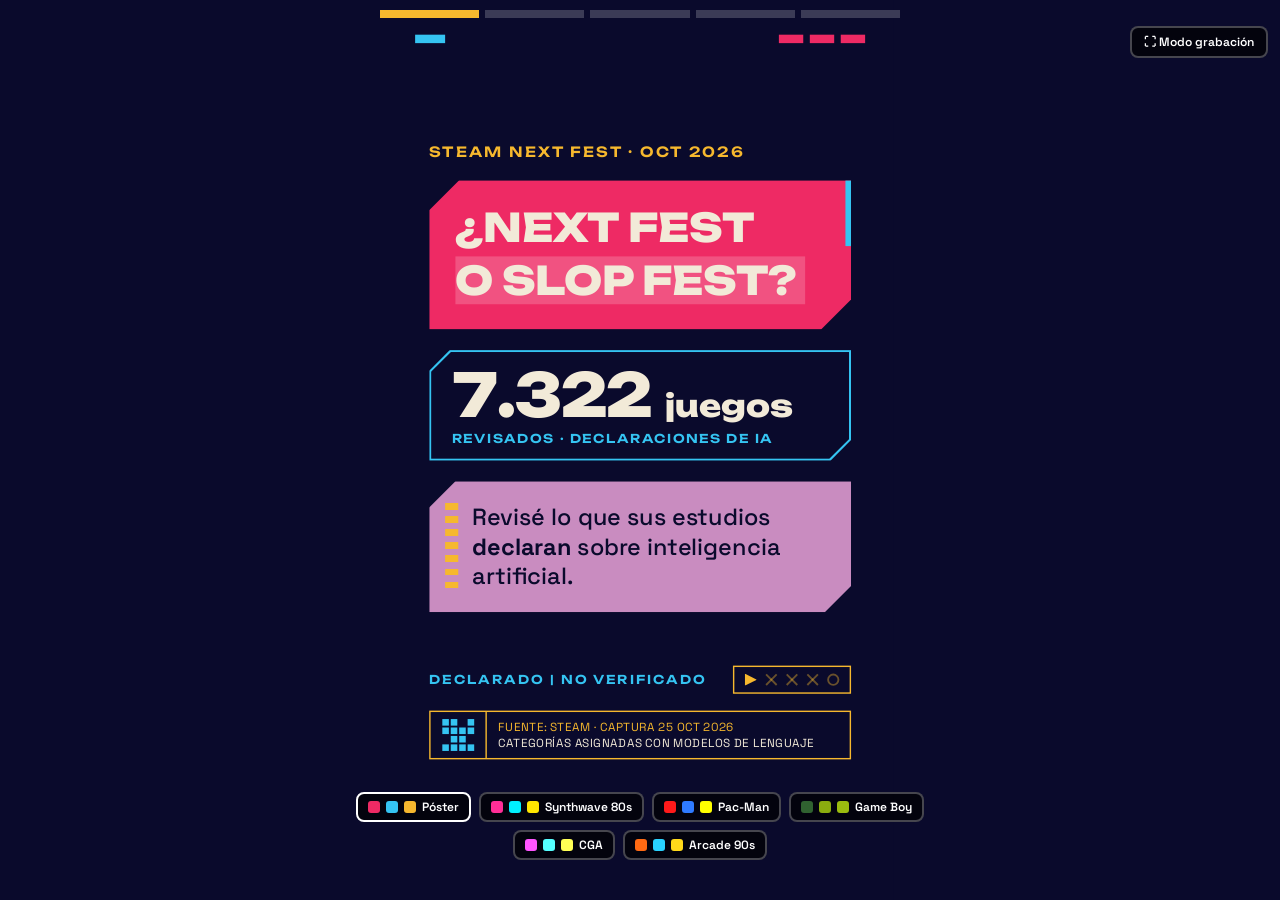
<file: docs/slides/index.html>
<!doctype html>
<html lang="es">
<head>
<meta charset="utf-8">
<meta name="viewport" content="width=device-width, initial-scale=1, viewport-fit=cover">
<meta name="apple-mobile-web-app-capable" content="yes">
<meta name="mobile-web-app-capable" content="yes">
<meta name="apple-mobile-web-app-status-bar-style" content="black-translucent">
<meta name="apple-mobile-web-app-title" content="Next Fest e IA">
<title>Next Fest e IA · diapositivas verticales</title>
<link rel="preconnect" href="https://fonts.googleapis.com">
<link rel="preconnect" href="https://fonts.gstatic.com" crossorigin>
<link href="https://fonts.googleapis.com/css2?family=Space+Grotesk:wght@500;700&family=Unbounded:wght@600;800&display=swap" rel="stylesheet">
<style>
  /* Identidad: fondo marino, panel rosa, texto crema, acentos cian/amarillo/lila, marcos HUD con esquinas cortadas. */
  :root {
    --navy: #0a0a2c; --pink: #ee2a64; --cream: #f2ead8; --cyan: #35c4f2;
    --yellow: #f6b82e; --lilac: #c98cc0; --muted: #a8a4d4; --on-pink: #f2ead8;
    --display: "Unbounded", "Arial Black", Impact, sans-serif;
    --text: "Space Grotesk", "Segoe UI", system-ui, sans-serif;
  }
  * { box-sizing: border-box; margin: 0; }
  html, body { height: 100%; }
  body { background: #04041a; color: var(--cream); font-family: var(--text); overflow: hidden; position: fixed; inset: 0;
         overscroll-behavior: none; touch-action: manipulation; -webkit-user-select: none; user-select: none; -webkit-touch-callout: none; -webkit-tap-highlight-color: transparent; }

  #stage { position: absolute; left: 50%; top: 0; width: 1080px; height: 1920px; transform-origin: top left; }
  .slide {
    position: absolute; inset: 0; background: var(--navy); overflow: hidden; visibility: hidden;
    display: flex; flex-direction: column; justify-content: center; gap: 44px;
    padding: 230px 90px 540px;
  }
  .slide.on { visibility: visible; }

  /* Esquina cortada arriba a la izquierda y abajo a la derecha, como los paneles del póster */
  .cut { --c: 52px; clip-path: polygon(var(--c) 0, 100% 0, 100% calc(100% - var(--c)), calc(100% - var(--c)) 100%, 0 100%, 0 var(--c)); }
  .frame { background: var(--cyan); padding: 4px; }
  .frame > .in { background: var(--navy); clip-path: polygon(calc(var(--c) - 1.6px) 0, 100% 0, 100% calc(100% - var(--c) + 1.6px), calc(100% - var(--c) + 1.6px) 100%, 0 100%, 0 calc(var(--c) - 1.6px)); height: 100%; }
  .pink { background: var(--pink); padding: 54px 56px; position: relative; --c: 64px; }
  .pink::after { content: ""; position: absolute; right: 0; top: 0; width: 12px; height: 44%; background: var(--cyan); }
  .lilac { background: var(--lilac); color: var(--navy); padding: 46px 52px 46px 92px; position: relative; --c: 56px; }
  .lilac::before { content: ""; position: absolute; left: 34px; top: 46px; bottom: 46px; width: 28px;
    background: repeating-linear-gradient(180deg, var(--yellow) 0 14px, transparent 14px 28px); }

  .pink .ttl, .pink .num { color: var(--on-pink); }
  .kicker { font-family: var(--display); font-weight: 600; font-size: 30px; letter-spacing: .14em; text-transform: uppercase; color: var(--yellow); }
  .ttl { font-family: var(--display); font-weight: 800; text-transform: uppercase; color: var(--cream); line-height: 1.12; letter-spacing: -.01em; }
  .ttl.xl { font-size: 84px; }
  .ttl.lg { font-size: 62px; }
  .band { display: block; width: fit-content; margin-top: 14px; padding: 4px 18px 4px 0; background: linear-gradient(90deg, #ffffff30 0 100%); }
  .label { font-family: var(--display); font-weight: 600; font-size: 30px; letter-spacing: .16em; text-transform: uppercase; color: var(--cyan); }
  .lead { font-size: 50px; line-height: 1.25; font-weight: 500; }
  .lead b { font-weight: 700; }
  .note { font-size: 30px; line-height: 1.35; color: var(--muted); }

  /* Caja con muesca para cifras, estilo "20 JULY" */
  .stat .in { padding: 26px 44px 28px; }
  .stat { --c: 44px; }
  .num { font-family: var(--display); font-weight: 800; color: var(--cream); line-height: 1; letter-spacing: -.02em; font-variant-numeric: tabular-nums; }
  .num.xxl { font-size: 250px; }
  .num.xl { font-size: 128px; }
  .num.m { font-size: 84px; }
  .num small { font-size: .5em; letter-spacing: 0; }
  .stat .label { margin-top: 14px; font-size: 26px; letter-spacing: .12em; }

  /* Barras segmentadas, como la pila de marcas amarillas del póster */
  .bar { height: 54px; display: flex; overflow: hidden; background: color-mix(in srgb, var(--cyan) 18%, transparent);
    -webkit-mask: repeating-linear-gradient(90deg, #000 0 16px, transparent 16px 22px);
            mask: repeating-linear-gradient(90deg, #000 0 16px, transparent 16px 22px); }
  .bar i { display: block; height: 100%; width: var(--w); background: var(--cyan); }
  .bar i.y { background: var(--yellow); }
  .legend { display: flex; justify-content: space-between; margin-top: 18px; font-size: 38px; color: var(--muted); }
  .legend b { color: var(--cream); font-weight: 700; }

  .rows { display: flex; flex-direction: column; gap: 32px; }
  .row .h { display: flex; justify-content: space-between; align-items: baseline; gap: 26px; }
  .row .h > span { color: var(--muted); font-size: 34px; line-height: 1.2; max-width: 560px; text-align: right; }
  .row .bar { margin-top: 16px; height: 40px; }

  .pill { display: inline-flex; gap: 10px; }
  .pill button { font-family: var(--display); font-weight: 600; font-size: 28px; letter-spacing: .06em; color: var(--cyan); background: none; border: 3px solid var(--cyan); padding: 14px 26px; cursor: pointer; text-transform: uppercase; }
  .pill button[aria-pressed="true"] { background: var(--yellow); border-color: var(--yellow); color: var(--navy); }

  /* Marco de la diapositiva: decoración, franja de datos e indicador de avance */
  .deco-tl { position: absolute; left: 60px; top: 74px; width: 64px; height: 18px; background: var(--cyan); }
  .deco-tr { position: absolute; right: 60px; top: 74px; display: flex; gap: 14px; }
  .deco-tr i { display: block; width: 52px; height: 18px; background: var(--pink); }
  .strip-a { position: absolute; left: 90px; right: 90px; bottom: 440px; display: flex; justify-content: space-between; align-items: center; }
  .strip-a .label { font-size: 26px; }
  .pager { display: flex; gap: 18px; align-items: center; border: 3px solid var(--yellow); padding: 14px 22px; }
  .pager b { display: block; width: 26px; height: 26px; position: relative; }
  .pager .on { background: var(--yellow); clip-path: polygon(0 0, 100% 50%, 0 100%); }
  .pager .off::before, .pager .off::after { content: ""; position: absolute; left: 50%; top: -3px; width: 4px; height: 32px; background: color-mix(in srgb, var(--yellow) 40%, transparent); transform: translateX(-50%) rotate(45deg); }
  .pager .off::after { transform: translateX(-50%) rotate(-45deg); }
  .pager .ring { border: 4px solid color-mix(in srgb, var(--yellow) 40%, transparent); border-radius: 50%; }
  .strip-b { position: absolute; left: 90px; right: 90px; bottom: 300px; border: 3px solid var(--yellow); display: flex; align-items: stretch; }
  .strip-b .ico { flex: 0 0 120px; border-right: 3px solid var(--yellow); display: grid; place-items: center; padding: 14px; }
  .px { display: grid; grid-template-columns: repeat(4, 1fr); gap: 4px; width: 68px; height: 68px; }
  .px i { background: var(--cyan); } .px i.z { background: transparent; }
  .strip-b .tx { padding: 14px 24px; font-size: 25px; line-height: 1.4; letter-spacing: .04em; text-transform: uppercase; color: var(--yellow); }
  .strip-b .tx span { color: var(--cream); }

  /* Animaciones: solo en modo visor (body.live). La exportación estática no las usa. */
  body.live .slide.on [data-in] { animation: rise .7s cubic-bezier(.2,.7,.2,1) both; animation-delay: calc(var(--d, 0) * 1ms); }
  body.live .slide.on .bar i { animation: grow 1.3s cubic-bezier(.2,.7,.2,1) both; animation-delay: calc(var(--d, 0) * 1ms + 250ms); transform-origin: left; }
  @keyframes rise { from { opacity: 0; transform: translateY(40px); } to { opacity: 1; transform: none; } }
  @keyframes grow { from { transform: scaleX(0); } to { transform: scaleX(1); } }
  .bar i { transition: width .6s cubic-bezier(.2,.7,.2,1); }
  @media (prefers-reduced-motion: reduce) { body.live .slide.on [data-in], body.live .slide.on .bar i { animation: none; } }
  body:not(.live) .pill { display: none; }

  #progress { position: fixed; top: 10px; left: 50%; transform: translateX(-50%); display: none; gap: 6px; width: min(92vw, 520px); z-index: 5; }
  body.live #progress { display: flex; }
  #progress button { flex: 1; height: 8px; border: 0; padding: 0; background: #ffffff33; cursor: pointer; position: relative; overflow: hidden; }
  #progress button::after { content: ""; position: absolute; inset: 0; background: var(--cyan); transform: scaleX(0); transform-origin: left; transition: transform .35s; }
  #progress button.done::after, #progress button.cur::after { transform: scaleX(1); }
  #progress button.cur::after { background: var(--yellow); }
  #palettes { position: fixed; bottom: 40px; left: 50%; transform: translateX(-50%); display: none; gap: 8px; z-index: 6; flex-wrap: wrap; justify-content: center; max-width: 96vw; }
  body.live #palettes { display: flex; }
  #palettes button { display: flex; align-items: center; gap: 6px; padding: 7px 10px; background: #000000b0; color: #fff; border: 2px solid #ffffff44; border-radius: 8px; font: 600 12px/1 var(--text); cursor: pointer; }
  #palettes button[aria-pressed="true"] { border-color: #fff; }
  #palettes i { display: block; width: 12px; height: 12px; border-radius: 3px; }
  #rec { position: fixed; top: 26px; right: 12px; display: none; z-index: 6; padding: 8px 12px; background: #000000b0; color: #fff; border: 2px solid #ffffff44; border-radius: 8px; font: 600 12px/1 var(--text); cursor: pointer; }
  body.live #rec { display: block; }
  #toast { position: fixed; left: 50%; bottom: 90px; transform: translateX(-50%); max-width: 88vw; padding: 12px 16px; background: #000000d0; color: #fff; border-radius: 10px; font: 600 14px/1.35 var(--text); text-align: center; z-index: 9; opacity: 0; pointer-events: none; transition: opacity .3s; }
  #toast.on { opacity: 1; }
  /* Modo grabación: solo se ve la presentación */
  body.rec #progress, body.rec #palettes, body.rec #hint, body.rec #rec { display: none !important; }
  #hint { position: fixed; bottom: 12px; left: 0; right: 0; text-align: center; color: #ffffff88; font-size: 14px; display: none; pointer-events: none; }
  body.live #hint { display: block; }
</style>
</head>
<body>

<div id="progress" aria-label="Progreso"></div>
<div id="palettes" role="group" aria-label="Paleta de colores"></div>
<button id="rec" type="button" aria-label="Modo grabación: oculta los menús y pide pantalla completa">⛶ Modo grabación</button>
<div id="toast" role="status"></div>
<div id="hint">Toca a la derecha o desliza para avanzar · ← → teclado</div>

<div id="stage">

<section class="slide" id="s1">
  <div class="kicker" data-in style="--d:0">Steam Next Fest · oct 2026</div>
  <div class="pink cut" data-in style="--d:150">
    <h1 class="ttl xl">¿Next Fest<span class="band">o Slop Fest?</span></h1>
  </div>
  <div class="frame stat cut" data-in style="--d:450"><div class="in">
    <div class="num xl"><span data-count="7322" data-group="1">7.322</span> <small>juegos</small></div>
    <div class="label">Revisados · declaraciones de IA</div>
  </div></div>
  <div class="lilac cut" data-in style="--d:700">
    <p class="lead">Revisé lo que sus estudios <b>declaran</b> sobre inteligencia artificial.</p>
  </div>
</section>

<section class="slide" id="s2">
  <div class="kicker" data-in style="--d:0">El panorama</div>
  <div class="pink cut" data-in style="--d:100">
    <div class="num xxl"><span id="bigNum" data-count="35.4" data-dec="0">35</span><small> %</small></div>
    <div class="ttl lg" style="margin-top:26px">declara usar IA generativa</div>
  </div>
  <div data-in style="--d:450">
    <div class="bar" role="img" aria-label="Porcentaje de juegos que declaran IA"><i id="bar2i" style="--w:35.4%"></i></div>
    <div class="legend"><span><b id="lgA">2.515</b> declaran</span><span><b id="lgB">4.580</b> no</span></div>
  </div>
  <div class="pill" data-in style="--d:650" role="group" aria-label="Base del porcentaje">
    <button type="button" id="base1" aria-pressed="true">7.095 comprobables</button>
    <button type="button" id="base2" aria-pressed="false">7.322 totales</button>
  </div>
  <p class="note" id="foot2" data-in style="--d:800">227 juegos (sobre todo contenido adulto) no se pudieron comprobar en Steam.</p>
</section>

<section class="slide" id="s3">
  <div class="kicker" data-in style="--d:0">¿Quién la usa?</div>
  <div class="pink cut" data-in style="--d:100">
    <h2 class="ttl lg">No es un puñado de estudios inundando el evento</h2>
  </div>
  <div class="frame stat cut" data-in style="--d:450"><div class="in">
    <div class="num xl" style="color:var(--cyan)"><span data-count="2443" data-group="1">2.443</span></div>
    <div class="label">Estudios distintos declaran IA</div>
  </div></div>
  <div class="frame stat cut" data-in style="--d:700"><div class="in">
    <div class="num xl"><span data-count="96">96</span><small> %</small></div>
    <div class="label">Presenta un solo juego</div>
  </div></div>
  <p class="note" data-in style="--d:900">Los 100 estudios con más juegos con IA suman solo el 9,3 % de los que declaran.</p>
</section>

<section class="slide" id="s4">
  <div class="kicker" data-in style="--d:0">¿Cómo la usan?</div>
  <div class="pink cut" data-in style="--d:100">
    <h2 class="ttl lg">No es un uso superficial</h2>
  </div>
  <div class="frame cut" style="--c:52px" data-in><div class="in" style="padding:38px 48px">
    <div class="rows">
      <div class="row" data-in style="--d:350"><div class="h"><div class="num m"><span data-count="71">71</span><small> %</small></div><span>toca contenido central: arte, 3D, música, voz, texto o código</span></div>
        <div class="bar"><i style="--w:71.3%"></i></div></div>
      <div class="row" data-in style="--d:650"><div class="h"><div class="num m"><span data-count="45">45</span><small> %</small></div><span>arte dentro del juego</span></div>
        <div class="bar"><i style="--w:45.4%"></i></div></div>
      <div class="row" data-in style="--d:950"><div class="h"><div class="num m"><span data-count="4">4</span><small> %</small></div><span>solo arte de tienda o marketing</span></div>
        <div class="bar"><i class="y" style="--w:3.7%"></i></div></div>
    </div>
  </div></div>
  <p class="note" data-in style="--d:1200">Porcentajes sobre los 2.515 juegos que declaran IA.</p>
</section>

<section class="slide" id="s5">
  <div class="kicker" data-in style="--d:0">Para cerrar</div>
  <div class="pink cut" data-in style="--d:150">
    <h2 class="ttl xl">Usar IA no hace malo a un juego</h2>
  </div>
  <div class="lilac cut" data-in style="--d:900">
    <p class="lead">No declararla <b>no significa</b> que no se use.</p>
  </div>
  <div class="frame stat cut" data-in style="--d:1700"><div class="in">
    <div class="label">Lo que cambia</div>
    <div class="ttl lg" style="margin-top:16px">Cada demo te pide más criterio</div>
  </div></div>
</section>

</div>

<script>
(() => {
  const params = new URLSearchParams(location.search);
  const slides = [...document.querySelectorAll(".slide")];
  const stage = document.getElementById("stage");
  const live = !params.has("static");
  const fmt = (n, dec) => n.toLocaleString("de-DE", { minimumFractionDigits: dec, maximumFractionDigits: dec });
  let cur = Math.min(Math.max((parseInt(params.get("s"), 10) || 1) - 1, 0), slides.length - 1);
  let raf = 0;

  /* Paletas: poster (original) y clásicas retro arcade de los 80/90. Se aplican como variables CSS. */
  const PALETTES = {
    poster:   { name: "Póster",        navy: "#0a0a2c", pink: "#ee2a64", cream: "#f2ead8", cyan: "#35c4f2", yellow: "#f6b82e", lilac: "#c98cc0", muted: "#a8a4d4", onPink: "#f2ead8" },
    synth:    { name: "Synthwave 80s", navy: "#120458", pink: "#ff2e97", cream: "#fff3fb", cyan: "#00f0ff", yellow: "#ffe600", lilac: "#b967ff", muted: "#b8a6ff", onPink: "#fff3fb" },
    pacman:   { name: "Pac-Man",       navy: "#000000", pink: "#ff1a1a", cream: "#ffffff", cyan: "#2f7bff", yellow: "#ffff00", lilac: "#ffb8ff", muted: "#ffb8ae", onPink: "#ffffff" },
    gameboy:  { name: "Game Boy",      navy: "#0f380f", pink: "#306230", cream: "#9bbc0f", cyan: "#8bac0f", yellow: "#9bbc0f", lilac: "#8bac0f", muted: "#8bac0f", onPink: "#9bbc0f" },
    cga:      { name: "CGA",           navy: "#000000", pink: "#ff55ff", cream: "#ffffff", cyan: "#55ffff", yellow: "#ffff55", lilac: "#55ffff", muted: "#aaaaaa", onPink: "#000000" },
    arcade90: { name: "Arcade 90s",    navy: "#10184a", pink: "#ff6a13", cream: "#fff4d6", cyan: "#29d3ff", yellow: "#ffd91a", lilac: "#7be04a", muted: "#9fb0ff", onPink: "#10184a" },
  };
  let pal = PALETTES[params.get("p")] ? params.get("p") : "poster";
  if (!params.has("p")) { try { const q = localStorage.getItem("nf-palette"); if (PALETTES[q]) pal = q; } catch (e) {} }
  function applyPalette(id) {
    const t = PALETTES[id]; if (!t) return;
    pal = id;
    const r = document.documentElement.style;
    for (const [k, v] of Object.entries({ navy: t.navy, pink: t.pink, cream: t.cream, cyan: t.cyan, yellow: t.yellow, lilac: t.lilac, muted: t.muted, "on-pink": t.onPink })) r.setProperty("--" + k, v);
    document.body.style.background = t.navy;
    document.querySelectorAll("#palettes button").forEach(b => b.setAttribute("aria-pressed", String(b.dataset.id === id)));
    syncUrl(); try { localStorage.setItem("nf-palette", id); } catch (e) {}
  }
  function syncUrl() {
    const q = new URLSearchParams(location.search); q.set("s", cur + 1); q.set("p", pal);
    try { history.replaceState(null, "", "?" + q.toString()); } catch (e) {}
  }

  /* Modo grabación: oculta los menús, pide pantalla completa y se sale manteniendo pulsado (o con Esc). */
  const recBtn = document.getElementById("rec"), toastEl = document.getElementById("toast");
  let toastT = 0, usedFs = false, suppressClick = false;
  function toast(msg, ms) {
    toastEl.textContent = msg; toastEl.classList.add("on");
    clearTimeout(toastT); toastT = setTimeout(() => toastEl.classList.remove("on"), ms);
  }
  const fsEl = () => document.fullscreenElement || document.webkitFullscreenElement;
  function enterRec() {
    document.body.classList.add("rec");
    const el = document.documentElement, rf = el.requestFullscreen || el.webkitRequestFullscreen;
    usedFs = false;
    if (rf && (document.fullscreenEnabled || document.webkitFullscreenEnabled)) {
      try { const r = rf.call(el); usedFs = true; if (r && r.catch) r.catch(() => { usedFs = false; }); } catch (e) { usedFs = false; }
    }
    show(0); fit();
    const standalone = navigator.standalone || matchMedia("(display-mode: standalone)").matches;
    if (!usedFs && !standalone) toast("Para ocultar la barra del navegador: Compartir → Añadir a pantalla de inicio y abre la presentación desde ahí. Mantén pulsado para salir.", 5500);
    else toast("Mantén pulsado para salir", 2200);
  }
  function exitRec() {
    document.body.classList.remove("rec");
    if (fsEl()) { try { (document.exitFullscreen || document.webkitExitFullscreen).call(document); } catch (e) {} }
    fit();
  }
  const inRec = () => document.body.classList.contains("rec");
  recBtn.addEventListener("click", e => { e.stopPropagation(); enterRec(); });
  ["fullscreenchange", "webkitfullscreenchange"].forEach(ev => document.addEventListener(ev, () => { if (usedFs && inRec() && !fsEl()) exitRec(); }));
  let lpT = 0, lpX = 0, lpY = 0;
  addEventListener("pointerdown", e => {
    if (!inRec()) return;
    lpX = e.clientX; lpY = e.clientY;
    lpT = setTimeout(() => { suppressClick = true; exitRec(); setTimeout(() => { suppressClick = false; }, 400); }, 900);
  });
  addEventListener("pointermove", e => { if (lpT && Math.hypot(e.clientX - lpX, e.clientY - lpY) > 12) { clearTimeout(lpT); lpT = 0; } });
  ["pointerup", "pointercancel"].forEach(ev => addEventListener(ev, () => { clearTimeout(lpT); lpT = 0; }));
  addEventListener("contextmenu", e => { if (inRec()) e.preventDefault(); });

  /* Marco común: decoración, franja de datos, indicador de avance y fuente */
  const PX = "1101111101101111".split("").map(c => `<i class="${c === "1" ? "" : "z"}"></i>`).join("");
  slides.forEach((s, k) => {
    const pager = slides.map((_, j) => `<b class="${j <= k ? "on" : j === slides.length - 1 ? "ring" : "off"}"></b>`).join("");
    s.insertAdjacentHTML("beforeend", `
      <div class="deco-tl"></div><div class="deco-tr"><i></i><i></i><i></i></div>
      <div class="strip-a"><span class="label">Declarado | no verificado</span><div class="pager" aria-hidden="true">${pager}</div></div>
      <div class="strip-b"><div class="ico"><div class="px">${PX}</div></div>
        <div class="tx">Fuente: Steam · captura 25 oct 2026<br><span>Categorías asignadas con modelos de lenguaje</span></div></div>`);
  });

  /* Escala el lienzo 1080x1920 a la pantalla (modo visor). En modo estático mide 1:1. */
  function fit() {
    const k = live ? Math.min(innerHeight / 1920, innerWidth / 1080) : 1;
    stage.style.transform = `scale(${k})`;
    stage.style.marginLeft = live ? `${-540 * k}px` : "0";
    stage.style.marginTop = live ? `${Math.max(0, (innerHeight - 1920 * k) / 2)}px` : "0";
    if (!live) stage.style.left = "0";
  }

  /* Cuenta animada de 0 al valor final; con reduced-motion o modo estático, directo. */
  function countUp(slide) {
    cancelAnimationFrame(raf);
    const els = [...slide.querySelectorAll("[data-count]")];
    const reduce = matchMedia("(prefers-reduced-motion: reduce)").matches;
    els.forEach(el => { el.textContent = el.dataset.group ? fmt(0, 0) : fmt(0, +el.dataset.dec || 0); });
    if (!live || reduce) { els.forEach(el => setNum(el, +el.dataset.count)); return; }
    const t0 = performance.now(), dur = 1300;
    const step = now => {
      const p = Math.min((now - t0) / dur, 1), e = 1 - Math.pow(1 - p, 3);
      els.forEach(el => setNum(el, +el.dataset.count * e));
      if (p < 1) raf = requestAnimationFrame(step);
    };
    raf = requestAnimationFrame(step);
  }
  function setNum(el, v) {
    const dec = +el.dataset.dec || 0;
    el.textContent = el.dataset.group ? fmt(Math.round(v), 0) : fmt(dec ? v : Math.round(v), dec);
  }

  function show(i) {
    cur = Math.min(Math.max(i, 0), slides.length - 1);
    slides.forEach((s, k) => s.classList.toggle("on", k === cur));
    /* Reinicia las animaciones CSS de la diapositiva que entra */
    const s = slides[cur];
    s.querySelectorAll("[data-in], .bar i").forEach(n => { n.style.animation = "none"; void n.offsetWidth; n.style.animation = ""; });
    countUp(s);
    document.querySelectorAll("#progress button").forEach((b, k) => {
      b.classList.toggle("done", k < cur); b.classList.toggle("cur", k === cur);
    });
    syncUrl();
  }

  /* Selector de base del porcentaje (diapositiva 2) */
  const bases = {
    base1: { pct: 35.4, foot: "227 juegos (sobre todo contenido adulto) no se pudieron comprobar en Steam.", a: "2.515", b: "4.580" },
    base2: { pct: 34.3, foot: "Sobre los 7.322 juegos del evento; 227 sin comprobar cuentan como «no declaran».", a: "2.515", b: "4.807" },
  };
  function setBase(id) {
    const b = bases[id], num = document.getElementById("bigNum");
    num.dataset.count = b.pct; num.dataset.dec = "1"; num.textContent = fmt(b.pct, 1);
    document.getElementById("bar2i").style.setProperty("--w", b.pct + "%");
    document.getElementById("foot2").textContent = b.foot;
    document.getElementById("lgA").textContent = b.a; document.getElementById("lgB").textContent = b.b;
    for (const k of Object.keys(bases)) document.getElementById(k).setAttribute("aria-pressed", String(k === id));
  }
  document.getElementById("base1").addEventListener("click", e => { e.stopPropagation(); setBase("base1"); });
  document.getElementById("base2").addEventListener("click", e => { e.stopPropagation(); setBase("base2"); });

  if (live) {
    document.body.classList.add("live");
    const pb = document.getElementById("palettes");
    for (const [id, t] of Object.entries(PALETTES)) {
      const b = document.createElement("button"); b.type = "button"; b.dataset.id = id; b.title = t.name;
      b.innerHTML = `<i style="background:${t.pink}"></i><i style="background:${t.cyan}"></i><i style="background:${t.yellow}"></i>${t.name}`;
      b.addEventListener("click", e => { e.stopPropagation(); applyPalette(id); });
      pb.appendChild(b);
    }
    const bar = document.getElementById("progress");
    slides.forEach((_, k) => {
      const b = document.createElement("button"); b.setAttribute("aria-label", `Diapositiva ${k + 1}`);
      b.addEventListener("click", () => show(k)); bar.appendChild(b);
    });
    /* Toque: el 30 % izquierdo retrocede, el resto avanza. Los botones conservan su función. */
    addEventListener("click", e => {
      if (e.target.closest("button") || suppressClick) return;
      show(cur + (e.clientX < innerWidth * 0.3 ? -1 : 1));
    });
    addEventListener("keydown", e => {
      if (e.key === "ArrowRight" || e.key === " " || e.key === "PageDown") { e.preventDefault(); show(cur + 1); }
      else if (e.key === "ArrowLeft" || e.key === "PageUp") show(cur - 1);
      else if (e.key === "Escape" && inRec()) exitRec();
    });
    let x0 = null;
    addEventListener("touchstart", e => { x0 = e.touches[0].clientX; }, { passive: true });
    addEventListener("touchend", e => {
      if (x0 == null) return;
      const dx = e.changedTouches[0].clientX - x0; x0 = null;
      if (Math.abs(dx) > 50) show(cur + (dx < 0 ? 1 : -1));
    }, { passive: true });
  }
  addEventListener("resize", fit);
  applyPalette(pal); fit(); show(cur);
})();
</script>
</body>
</html>
</file>
